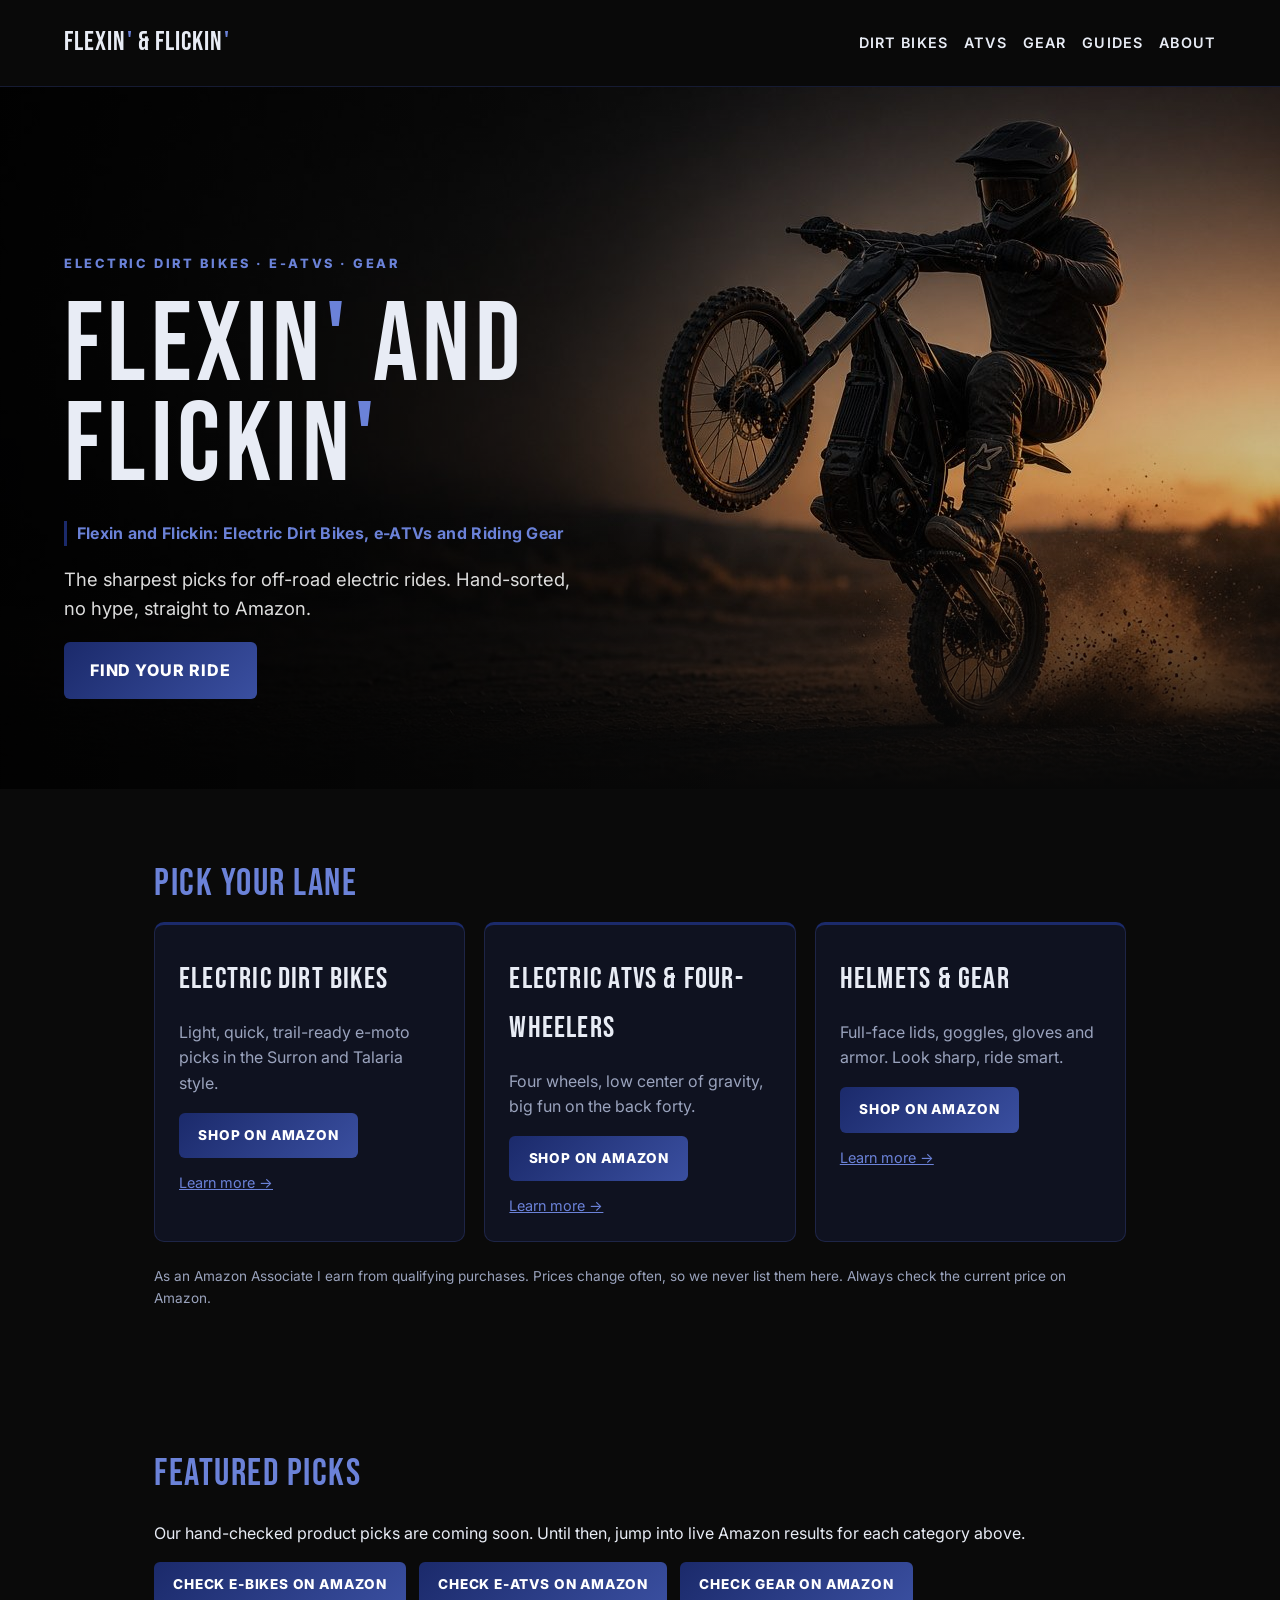
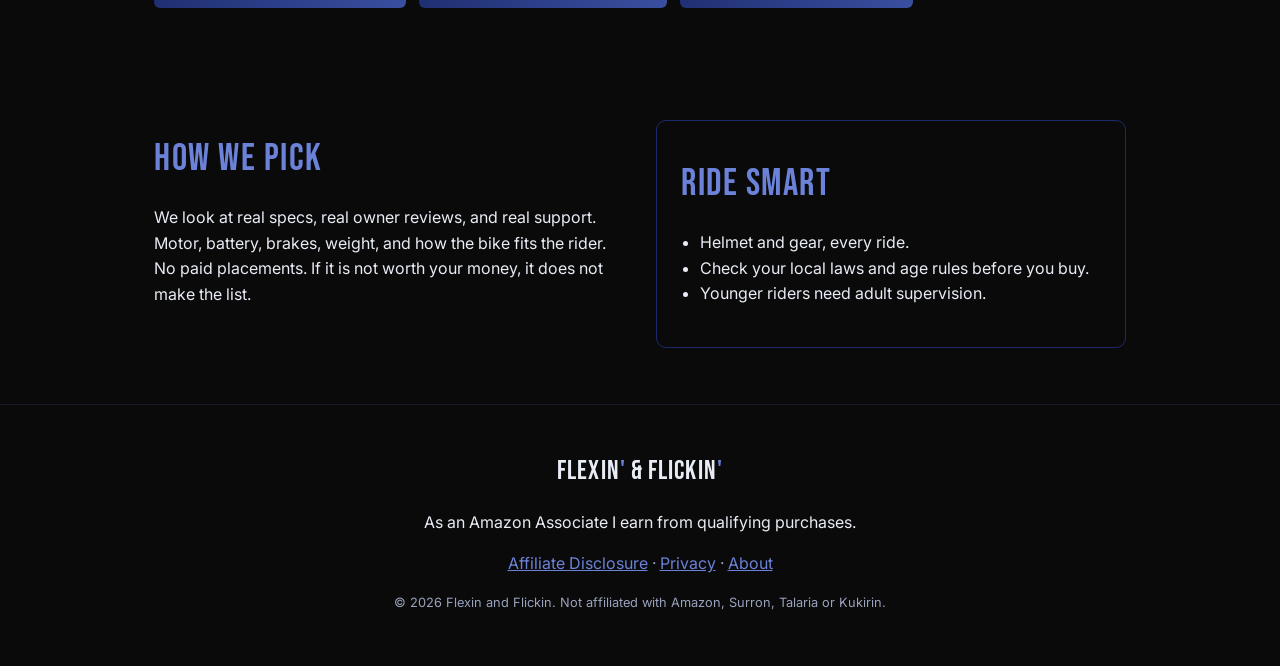
<file: index.html>
<!doctype html><html lang="en"><head><meta charset="utf-8"><meta name="viewport" content="width=device-width,initial-scale=1"><title>Flexin and Flickin: Electric Dirt Bikes, e-ATVs and Riding Gear</title><meta name="description" content="Flexin' and Flickin'. The sharpest picks for off-road electric dirt bikes, electric ATVs and riding gear."><meta property="og:title" content="Flexin and Flickin: Electric Dirt Bikes, e-ATVs and Riding Gear"><meta property="og:description" content="Flexin' and Flickin'. The sharpest picks for off-road electric dirt bikes, electric ATVs and riding gear."><meta property="og:image" content="https://flexinandflickin.com/img/og.jpg"><meta name="twitter:card" content="summary_large_image"><link rel="icon" href="./img/favicon.svg"><link rel="preconnect" href="https://fonts.googleapis.com"><link rel="preconnect" href="https://fonts.gstatic.com" crossorigin><link href="https://fonts.googleapis.com/css2?family=Bebas+Neue&family=Inter:wght@400;600;800&display=swap" rel="stylesheet"><link rel="stylesheet" href="./style.css"></head><body><header class="top"><a class="logo" href="./">FLEXIN<span>'</span> &amp; FLICKIN<span>'</span></a><nav><a href="./electric-dirt-bikes/">Dirt Bikes</a><a href="./electric-atvs/">ATVs</a><a href="./gear/">Gear</a><a href="./guides/">Guides</a><a href="./about/">About</a></nav></header><main><section class="hero"><img src="./img/hero.jpg" srcset="./img/hero-960.jpg 960w, ./img/hero.jpg 1024w" sizes="100vw" alt="Rider in full gear pulling a wheelie on an electric dirt bike at golden hour" fetchpriority="high"><div class="hero-copy"><p class="kicker">Electric dirt bikes · e-ATVs · gear</p><h1>Flexin<span>'</span> and Flickin<span>'</span></h1><p class="tagline">Flexin and Flickin: Electric Dirt Bikes, e-ATVs and Riding Gear</p><p class="sub">The sharpest picks for off-road electric rides. Hand-sorted, no hype, straight to Amazon.</p><a class="btn big" href="#ride">Find your ride</a></div></section>
<section id="ride" class="wrap"><h2>Pick your lane</h2><div class="tiles"><article class="tile"><h3>Electric Dirt Bikes</h3><p>Light, quick, trail-ready e-moto picks in the Surron and Talaria style.</p><a class="btn" rel="sponsored nofollow noopener" target="_blank" href="https://www.amazon.com/s?k=electric+dirt+bike&tag=YOUR-TAG-20">Shop on Amazon</a><a class="more" href="./electric-dirt-bikes/">Learn more →</a></article><article class="tile"><h3>Electric ATVs &amp; Four-Wheelers</h3><p>Four wheels, low center of gravity, big fun on the back forty.</p><a class="btn" rel="sponsored nofollow noopener" target="_blank" href="https://www.amazon.com/s?k=electric+atv+quad&tag=YOUR-TAG-20">Shop on Amazon</a><a class="more" href="./electric-atvs/">Learn more →</a></article><article class="tile"><h3>Helmets &amp; Gear</h3><p>Full-face lids, goggles, gloves and armor. Look sharp, ride smart.</p><a class="btn" rel="sponsored nofollow noopener" target="_blank" href="https://www.amazon.com/s?k=dirt+bike+full+face+helmet&tag=YOUR-TAG-20">Shop on Amazon</a><a class="more" href="./gear/">Learn more →</a></article></div><p class="disc-inline">As an Amazon Associate I earn from qualifying purchases. Prices change often, so we never list them here. Always check the current price on Amazon.</p></section>
<section class="wrap feat"><h2>Featured picks</h2><p>Our hand-checked product picks are coming soon. Until then, jump into live Amazon results for each category above.</p><div class="row"><a class="btn" rel="sponsored nofollow noopener" target="_blank" href="https://www.amazon.com/s?k=electric+dirt+bike&tag=YOUR-TAG-20">Check e-bikes on Amazon</a><a class="btn" rel="sponsored nofollow noopener" target="_blank" href="https://www.amazon.com/s?k=electric+atv&tag=YOUR-TAG-20">Check e-ATVs on Amazon</a><a class="btn" rel="sponsored nofollow noopener" target="_blank" href="https://www.amazon.com/s?k=motocross+goggles+gloves&tag=YOUR-TAG-20">Check gear on Amazon</a></div></section>
<section class="wrap split"><div><h2>How we pick</h2><p>We look at real specs, real owner reviews, and real support. Motor, battery, brakes, weight, and how the bike fits the rider. No paid placements. If it is not worth your money, it does not make the list.</p></div><div class="safety"><h2>Ride smart</h2><ul><li>Helmet and gear, every ride.</li><li>Check your local laws and age rules before you buy.</li><li>Younger riders need adult supervision.</li></ul></div></section></main><footer><div class="logo">FLEXIN<span>'</span> &amp; FLICKIN<span>'</span></div><p class="disc">As an Amazon Associate I earn from qualifying purchases.</p><p><a href="./affiliate-disclosure/">Affiliate Disclosure</a> · <a href="./privacy/">Privacy</a> · <a href="./about/">About</a></p><p class="small">© 2026 Flexin and Flickin. Not affiliated with Amazon, Surron, Talaria or Kukirin.</p></footer></body></html>
</file>
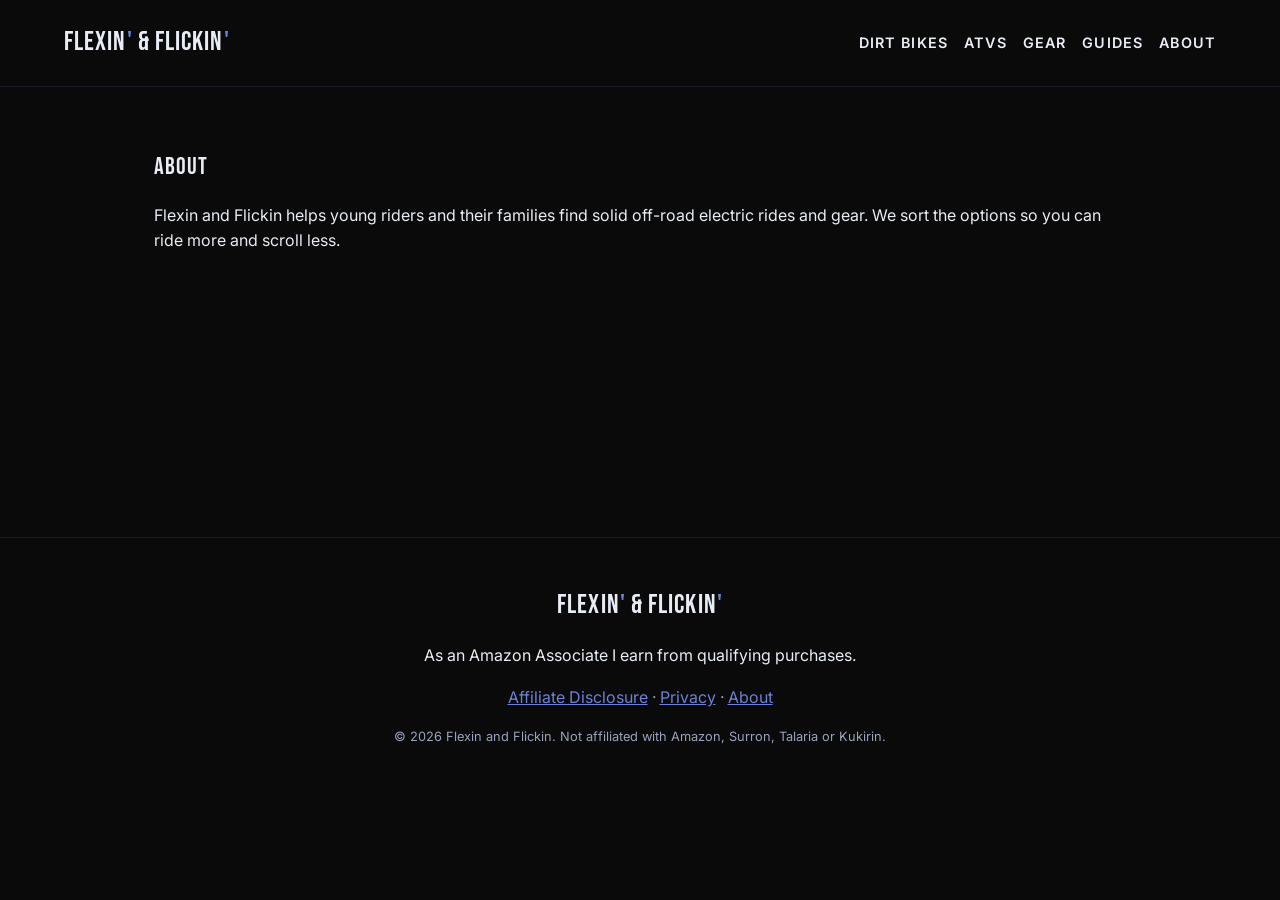
<file: about/index.html>
<!doctype html><html lang="en"><head><meta charset="utf-8"><meta name="viewport" content="width=device-width,initial-scale=1"><title>About | Flexin and Flickin: Electric Dirt Bikes, e-ATVs and Riding Gear</title><meta name="description" content="About"><meta property="og:title" content="About | Flexin and Flickin: Electric Dirt Bikes, e-ATVs and Riding Gear"><meta property="og:description" content="About"><meta property="og:image" content="https://flexinandflickin.com/img/og.jpg"><meta name="twitter:card" content="summary_large_image"><link rel="icon" href="../img/favicon.svg"><link rel="preconnect" href="https://fonts.googleapis.com"><link rel="preconnect" href="https://fonts.gstatic.com" crossorigin><link href="https://fonts.googleapis.com/css2?family=Bebas+Neue&family=Inter:wght@400;600;800&display=swap" rel="stylesheet"><link rel="stylesheet" href="../style.css"></head><body><header class="top"><a class="logo" href="../">FLEXIN<span>'</span> &amp; FLICKIN<span>'</span></a><nav><a href="../electric-dirt-bikes/">Dirt Bikes</a><a href="../electric-atvs/">ATVs</a><a href="../gear/">Gear</a><a href="../guides/">Guides</a><a href="../about/">About</a></nav></header><main><section class="wrap pagehead"><h1>About</h1><p>Flexin and Flickin helps young riders and their families find solid off-road electric rides and gear. We sort the options so you can ride more and scroll less.</p></section></main><footer><div class="logo">FLEXIN<span>'</span> &amp; FLICKIN<span>'</span></div><p class="disc">As an Amazon Associate I earn from qualifying purchases.</p><p><a href="../affiliate-disclosure/">Affiliate Disclosure</a> · <a href="../privacy/">Privacy</a> · <a href="../about/">About</a></p><p class="small">© 2026 Flexin and Flickin. Not affiliated with Amazon, Surron, Talaria or Kukirin.</p></footer></body></html>
</file>
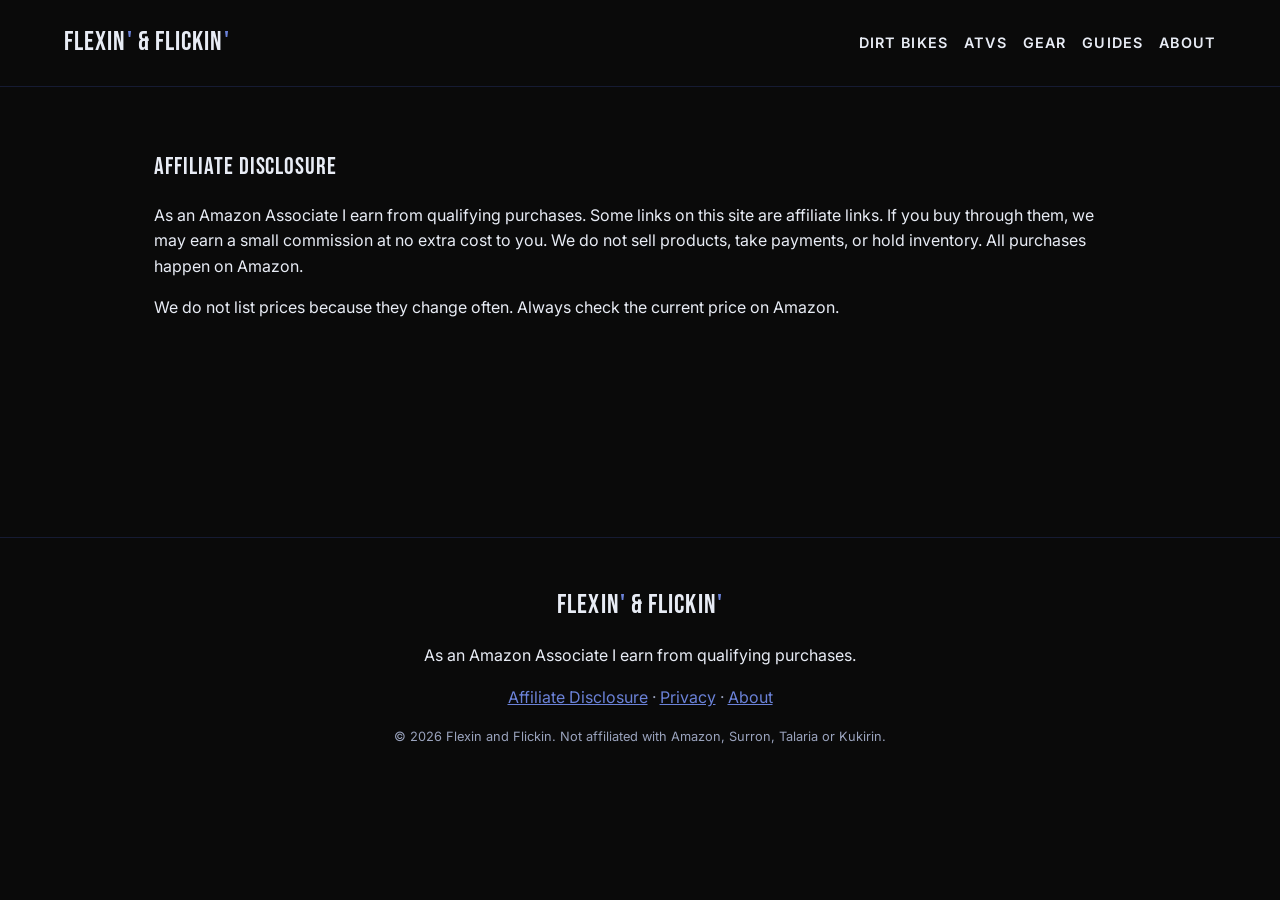
<file: affiliate-disclosure/index.html>
<!doctype html><html lang="en"><head><meta charset="utf-8"><meta name="viewport" content="width=device-width,initial-scale=1"><title>Affiliate Disclosure | Flexin and Flickin: Electric Dirt Bikes, e-ATVs and Riding Gear</title><meta name="description" content="Affiliate Disclosure"><meta property="og:title" content="Affiliate Disclosure | Flexin and Flickin: Electric Dirt Bikes, e-ATVs and Riding Gear"><meta property="og:description" content="Affiliate Disclosure"><meta property="og:image" content="https://flexinandflickin.com/img/og.jpg"><meta name="twitter:card" content="summary_large_image"><link rel="icon" href="../img/favicon.svg"><link rel="preconnect" href="https://fonts.googleapis.com"><link rel="preconnect" href="https://fonts.gstatic.com" crossorigin><link href="https://fonts.googleapis.com/css2?family=Bebas+Neue&family=Inter:wght@400;600;800&display=swap" rel="stylesheet"><link rel="stylesheet" href="../style.css"></head><body><header class="top"><a class="logo" href="../">FLEXIN<span>'</span> &amp; FLICKIN<span>'</span></a><nav><a href="../electric-dirt-bikes/">Dirt Bikes</a><a href="../electric-atvs/">ATVs</a><a href="../gear/">Gear</a><a href="../guides/">Guides</a><a href="../about/">About</a></nav></header><main><section class="wrap pagehead"><h1>Affiliate Disclosure</h1><p>As an Amazon Associate I earn from qualifying purchases. Some links on this site are affiliate links. If you buy through them, we may earn a small commission at no extra cost to you. We do not sell products, take payments, or hold inventory. All purchases happen on Amazon.</p><p>We do not list prices because they change often. Always check the current price on Amazon.</p></section></main><footer><div class="logo">FLEXIN<span>'</span> &amp; FLICKIN<span>'</span></div><p class="disc">As an Amazon Associate I earn from qualifying purchases.</p><p><a href="../affiliate-disclosure/">Affiliate Disclosure</a> · <a href="../privacy/">Privacy</a> · <a href="../about/">About</a></p><p class="small">© 2026 Flexin and Flickin. Not affiliated with Amazon, Surron, Talaria or Kukirin.</p></footer></body></html>
</file>
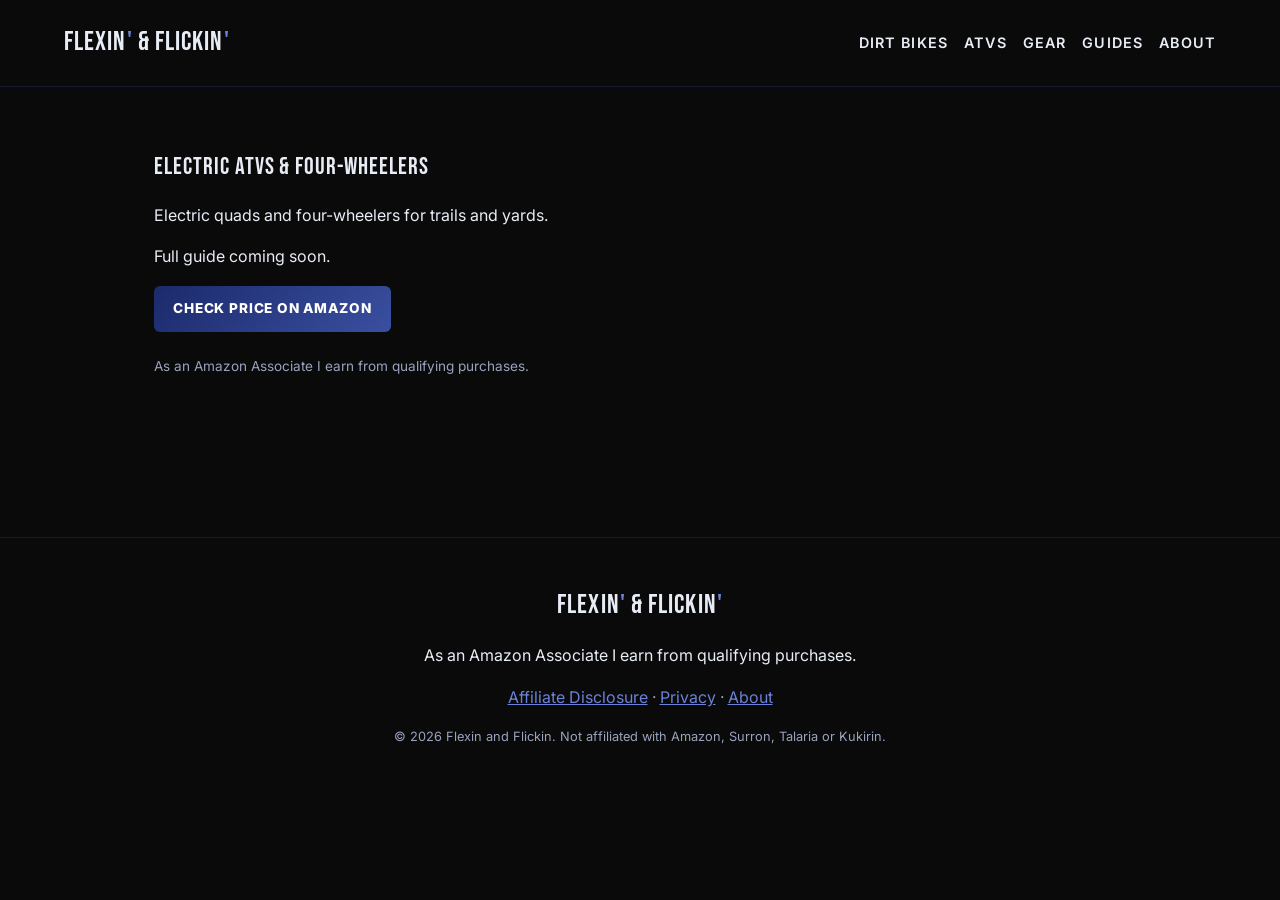
<file: electric-atvs/index.html>
<!doctype html><html lang="en"><head><meta charset="utf-8"><meta name="viewport" content="width=device-width,initial-scale=1"><title>Electric ATVs &amp; Four-Wheelers | Flexin and Flickin: Electric Dirt Bikes, e-ATVs and Riding Gear</title><meta name="description" content="Electric quads and four-wheelers for trails and yards."><meta property="og:title" content="Electric ATVs &amp; Four-Wheelers | Flexin and Flickin: Electric Dirt Bikes, e-ATVs and Riding Gear"><meta property="og:description" content="Electric quads and four-wheelers for trails and yards."><meta property="og:image" content="https://flexinandflickin.com/img/og.jpg"><meta name="twitter:card" content="summary_large_image"><link rel="icon" href="../img/favicon.svg"><link rel="preconnect" href="https://fonts.googleapis.com"><link rel="preconnect" href="https://fonts.gstatic.com" crossorigin><link href="https://fonts.googleapis.com/css2?family=Bebas+Neue&family=Inter:wght@400;600;800&display=swap" rel="stylesheet"><link rel="stylesheet" href="../style.css"></head><body><header class="top"><a class="logo" href="../">FLEXIN<span>'</span> &amp; FLICKIN<span>'</span></a><nav><a href="../electric-dirt-bikes/">Dirt Bikes</a><a href="../electric-atvs/">ATVs</a><a href="../gear/">Gear</a><a href="../guides/">Guides</a><a href="../about/">About</a></nav></header><main><section class="wrap pagehead"><h1>Electric ATVs &amp; Four-Wheelers</h1><p>Electric quads and four-wheelers for trails and yards.</p><p>Full guide coming soon.</p><a class="btn" rel="sponsored nofollow noopener" target="_blank" href="https://www.amazon.com/s?k=electric+atv+quad&tag=YOUR-TAG-20">Check price on Amazon</a><p class="disc-inline">As an Amazon Associate I earn from qualifying purchases.</p></section></main><footer><div class="logo">FLEXIN<span>'</span> &amp; FLICKIN<span>'</span></div><p class="disc">As an Amazon Associate I earn from qualifying purchases.</p><p><a href="../affiliate-disclosure/">Affiliate Disclosure</a> · <a href="../privacy/">Privacy</a> · <a href="../about/">About</a></p><p class="small">© 2026 Flexin and Flickin. Not affiliated with Amazon, Surron, Talaria or Kukirin.</p></footer></body></html>
</file>
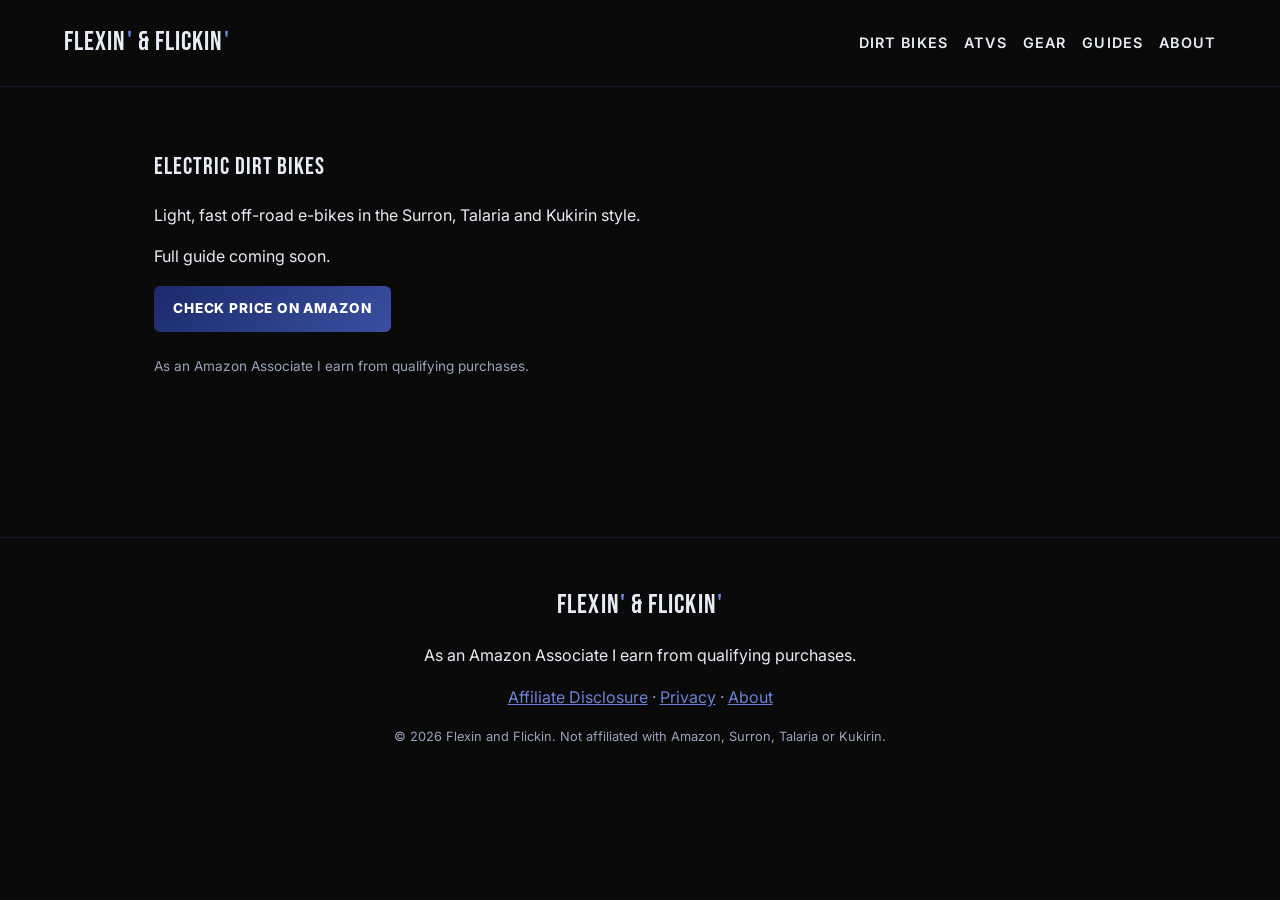
<file: electric-dirt-bikes/index.html>
<!doctype html><html lang="en"><head><meta charset="utf-8"><meta name="viewport" content="width=device-width,initial-scale=1"><title>Electric Dirt Bikes | Flexin and Flickin: Electric Dirt Bikes, e-ATVs and Riding Gear</title><meta name="description" content="Light, fast off-road e-bikes in the Surron, Talaria and Kukirin style."><meta property="og:title" content="Electric Dirt Bikes | Flexin and Flickin: Electric Dirt Bikes, e-ATVs and Riding Gear"><meta property="og:description" content="Light, fast off-road e-bikes in the Surron, Talaria and Kukirin style."><meta property="og:image" content="https://flexinandflickin.com/img/og.jpg"><meta name="twitter:card" content="summary_large_image"><link rel="icon" href="../img/favicon.svg"><link rel="preconnect" href="https://fonts.googleapis.com"><link rel="preconnect" href="https://fonts.gstatic.com" crossorigin><link href="https://fonts.googleapis.com/css2?family=Bebas+Neue&family=Inter:wght@400;600;800&display=swap" rel="stylesheet"><link rel="stylesheet" href="../style.css"></head><body><header class="top"><a class="logo" href="../">FLEXIN<span>'</span> &amp; FLICKIN<span>'</span></a><nav><a href="../electric-dirt-bikes/">Dirt Bikes</a><a href="../electric-atvs/">ATVs</a><a href="../gear/">Gear</a><a href="../guides/">Guides</a><a href="../about/">About</a></nav></header><main><section class="wrap pagehead"><h1>Electric Dirt Bikes</h1><p>Light, fast off-road e-bikes in the Surron, Talaria and Kukirin style.</p><p>Full guide coming soon.</p><a class="btn" rel="sponsored nofollow noopener" target="_blank" href="https://www.amazon.com/s?k=electric+dirt+bike&tag=YOUR-TAG-20">Check price on Amazon</a><p class="disc-inline">As an Amazon Associate I earn from qualifying purchases.</p></section></main><footer><div class="logo">FLEXIN<span>'</span> &amp; FLICKIN<span>'</span></div><p class="disc">As an Amazon Associate I earn from qualifying purchases.</p><p><a href="../affiliate-disclosure/">Affiliate Disclosure</a> · <a href="../privacy/">Privacy</a> · <a href="../about/">About</a></p><p class="small">© 2026 Flexin and Flickin. Not affiliated with Amazon, Surron, Talaria or Kukirin.</p></footer></body></html>
</file>
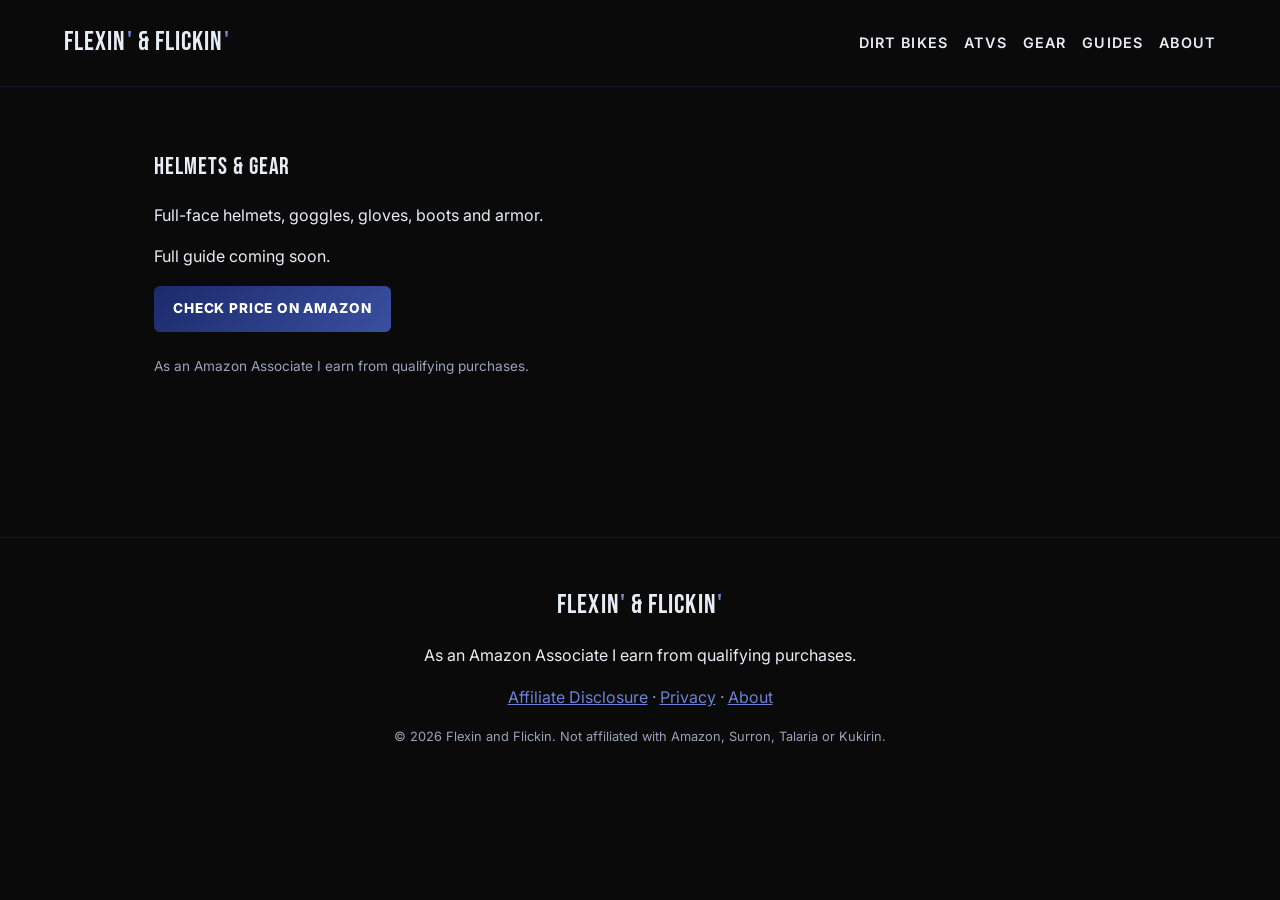
<file: gear/index.html>
<!doctype html><html lang="en"><head><meta charset="utf-8"><meta name="viewport" content="width=device-width,initial-scale=1"><title>Helmets &amp; Gear | Flexin and Flickin: Electric Dirt Bikes, e-ATVs and Riding Gear</title><meta name="description" content="Full-face helmets, goggles, gloves, boots and armor."><meta property="og:title" content="Helmets &amp; Gear | Flexin and Flickin: Electric Dirt Bikes, e-ATVs and Riding Gear"><meta property="og:description" content="Full-face helmets, goggles, gloves, boots and armor."><meta property="og:image" content="https://flexinandflickin.com/img/og.jpg"><meta name="twitter:card" content="summary_large_image"><link rel="icon" href="../img/favicon.svg"><link rel="preconnect" href="https://fonts.googleapis.com"><link rel="preconnect" href="https://fonts.gstatic.com" crossorigin><link href="https://fonts.googleapis.com/css2?family=Bebas+Neue&family=Inter:wght@400;600;800&display=swap" rel="stylesheet"><link rel="stylesheet" href="../style.css"></head><body><header class="top"><a class="logo" href="../">FLEXIN<span>'</span> &amp; FLICKIN<span>'</span></a><nav><a href="../electric-dirt-bikes/">Dirt Bikes</a><a href="../electric-atvs/">ATVs</a><a href="../gear/">Gear</a><a href="../guides/">Guides</a><a href="../about/">About</a></nav></header><main><section class="wrap pagehead"><h1>Helmets &amp; Gear</h1><p>Full-face helmets, goggles, gloves, boots and armor.</p><p>Full guide coming soon.</p><a class="btn" rel="sponsored nofollow noopener" target="_blank" href="https://www.amazon.com/s?k=dirt+bike+full+face+helmet&tag=YOUR-TAG-20">Check price on Amazon</a><p class="disc-inline">As an Amazon Associate I earn from qualifying purchases.</p></section></main><footer><div class="logo">FLEXIN<span>'</span> &amp; FLICKIN<span>'</span></div><p class="disc">As an Amazon Associate I earn from qualifying purchases.</p><p><a href="../affiliate-disclosure/">Affiliate Disclosure</a> · <a href="../privacy/">Privacy</a> · <a href="../about/">About</a></p><p class="small">© 2026 Flexin and Flickin. Not affiliated with Amazon, Surron, Talaria or Kukirin.</p></footer></body></html>
</file>
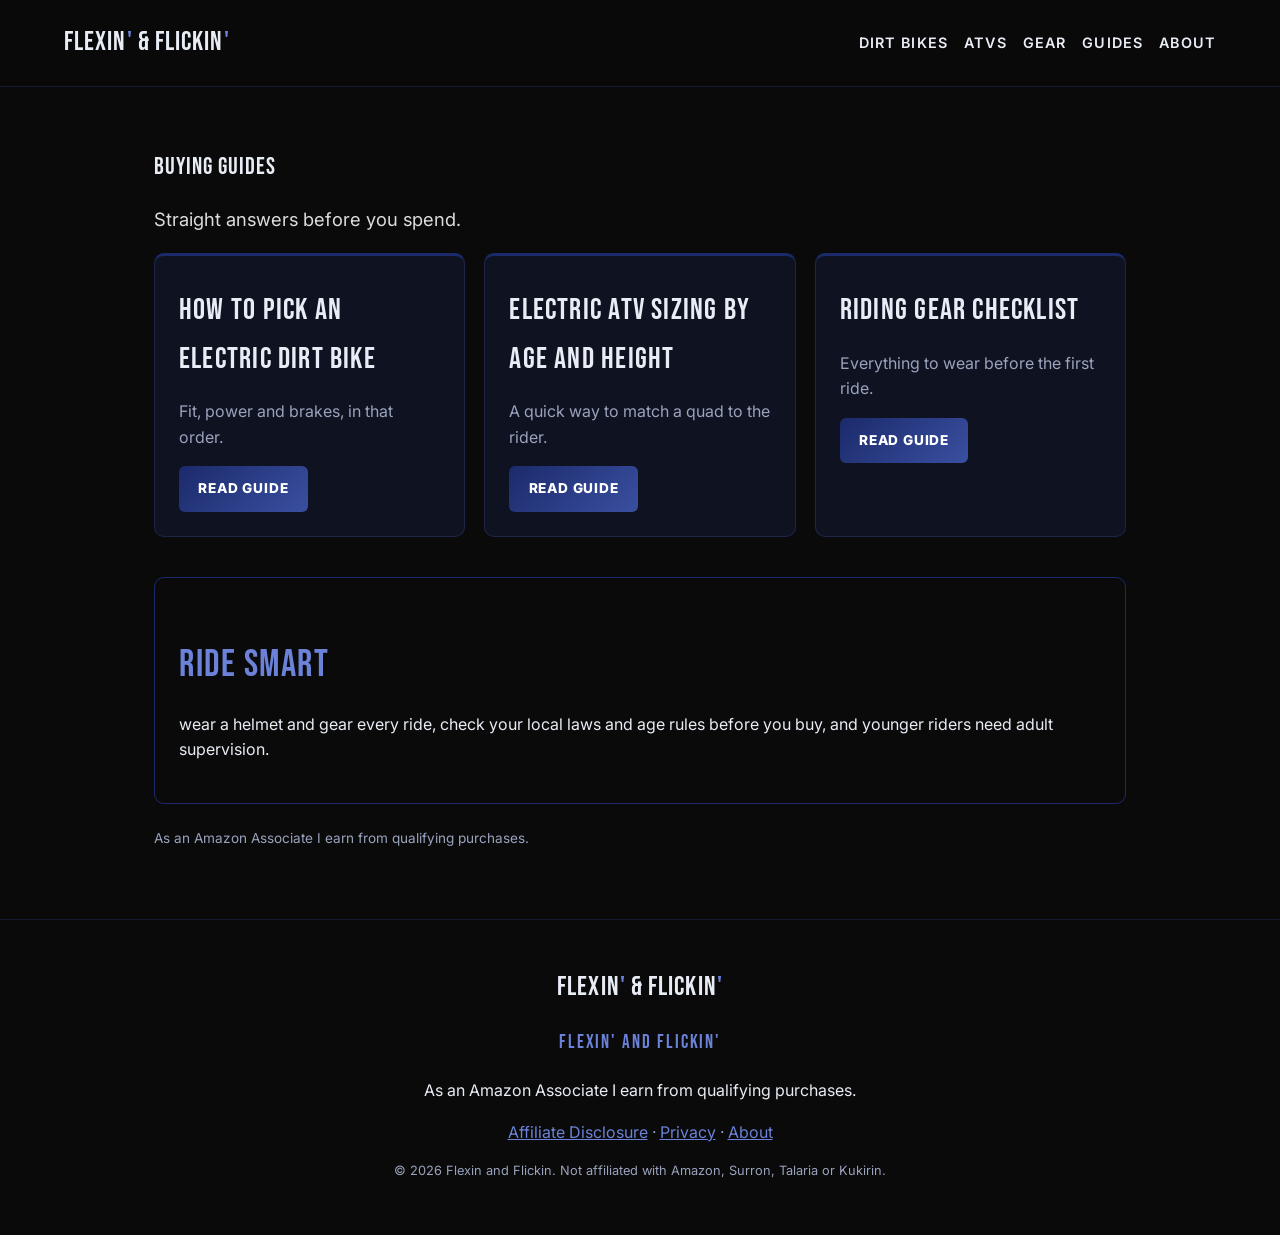
<file: guides/index.html>
<!doctype html><html lang="en"><head><meta charset="utf-8"><meta name="viewport" content="width=device-width,initial-scale=1"><title>Buying Guides | Flexin and Flickin: Electric Dirt Bikes, e-ATVs and Riding Gear</title><meta name="description" content="Straight answers before you spend."><link rel="canonical" href="https://flexinandflickin.com/guides/"><meta property="og:title" content="Buying Guides | Flexin and Flickin: Electric Dirt Bikes, e-ATVs and Riding Gear"><meta property="og:description" content="Straight answers before you spend."><meta property="og:image" content="https://flexinandflickin.com/img/og.jpg"><meta name="twitter:card" content="summary_large_image"><link rel="icon" href="../img/favicon.svg"><link rel="icon" sizes="32x32" href="../img/favicon-32.png"><link rel="apple-touch-icon" href="../img/apple-touch-icon.png"><link rel="preconnect" href="https://fonts.googleapis.com"><link rel="preconnect" href="https://fonts.gstatic.com" crossorigin><link href="https://fonts.googleapis.com/css2?family=Bebas+Neue&family=Inter:wght@400;600;800&display=swap" rel="stylesheet"><link rel="stylesheet" href="../style.css"></head><body><header class="top"><a class="logo" href="../">FLEXIN<span>'</span> &amp; FLICKIN<span>'</span></a><nav><a href="../electric-dirt-bikes/">Dirt Bikes</a><a href="../electric-atvs/">ATVs</a><a href="../gear/">Gear</a><a href="../guides/">Guides</a><a href="../about/">About</a></nav></header><main><section class="wrap pagehead"><h1>Buying Guides</h1><p class="sub">Straight answers before you spend.</p><div class="tiles"><article class="tile"><h3>How to Pick an Electric Dirt Bike</h3><p>Fit, power and brakes, in that order.</p><a class="btn" href="../guides/e-dirt-bike/">Read guide</a></article><article class="tile"><h3>Electric ATV Sizing by Age and Height</h3><p>A quick way to match a quad to the rider.</p><a class="btn" href="../guides/e-atv-sizing/">Read guide</a></article><article class="tile"><h3>Riding Gear Checklist</h3><p>Everything to wear before the first ride.</p><a class="btn" href="../guides/gear-checklist/">Read guide</a></article></div><aside class="safety"><h2>Ride smart</h2><p>wear a helmet and gear every ride, check your local laws and age rules before you buy, and younger riders need adult supervision.</p></aside><p class="disc-inline">As an Amazon Associate I earn from qualifying purchases.</p></section></main><footer><div class="logo">FLEXIN<span>'</span> &amp; FLICKIN<span>'</span></div><p class="tag">Flexin' and Flickin'</p><p class="disc">As an Amazon Associate I earn from qualifying purchases.</p><p><a href="../affiliate-disclosure/">Affiliate Disclosure</a> · <a href="../privacy/">Privacy</a> · <a href="../about/">About</a></p><p class="small">© 2026 Flexin and Flickin. Not affiliated with Amazon, Surron, Talaria or Kukirin.</p></footer></body></html>
</file>
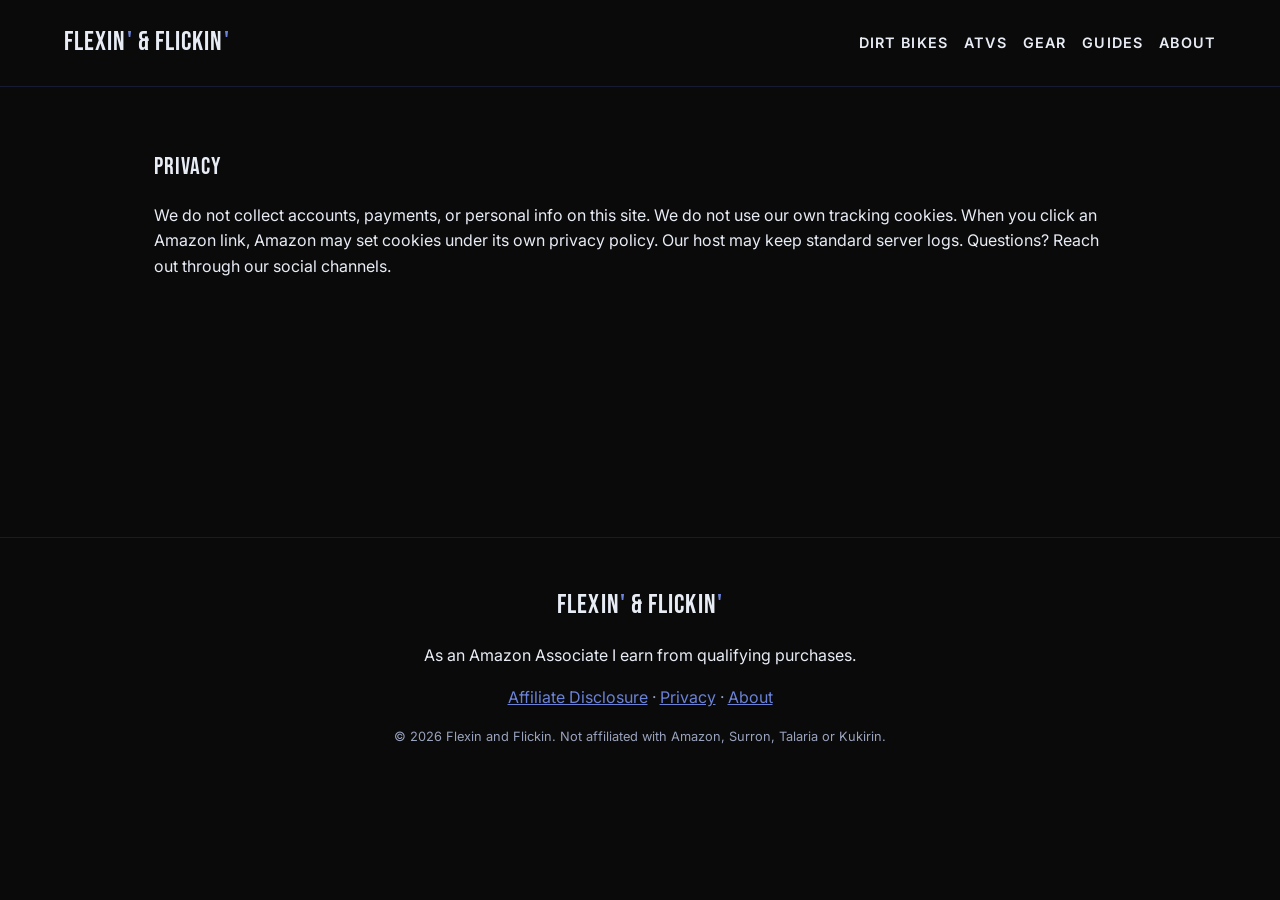
<file: privacy/index.html>
<!doctype html><html lang="en"><head><meta charset="utf-8"><meta name="viewport" content="width=device-width,initial-scale=1"><title>Privacy | Flexin and Flickin: Electric Dirt Bikes, e-ATVs and Riding Gear</title><meta name="description" content="Privacy"><meta property="og:title" content="Privacy | Flexin and Flickin: Electric Dirt Bikes, e-ATVs and Riding Gear"><meta property="og:description" content="Privacy"><meta property="og:image" content="https://flexinandflickin.com/img/og.jpg"><meta name="twitter:card" content="summary_large_image"><link rel="icon" href="../img/favicon.svg"><link rel="preconnect" href="https://fonts.googleapis.com"><link rel="preconnect" href="https://fonts.gstatic.com" crossorigin><link href="https://fonts.googleapis.com/css2?family=Bebas+Neue&family=Inter:wght@400;600;800&display=swap" rel="stylesheet"><link rel="stylesheet" href="../style.css"></head><body><header class="top"><a class="logo" href="../">FLEXIN<span>'</span> &amp; FLICKIN<span>'</span></a><nav><a href="../electric-dirt-bikes/">Dirt Bikes</a><a href="../electric-atvs/">ATVs</a><a href="../gear/">Gear</a><a href="../guides/">Guides</a><a href="../about/">About</a></nav></header><main><section class="wrap pagehead"><h1>Privacy</h1><p>We do not collect accounts, payments, or personal info on this site. We do not use our own tracking cookies. When you click an Amazon link, Amazon may set cookies under its own privacy policy. Our host may keep standard server logs. Questions? Reach out through our social channels.</p></section></main><footer><div class="logo">FLEXIN<span>'</span> &amp; FLICKIN<span>'</span></div><p class="disc">As an Amazon Associate I earn from qualifying purchases.</p><p><a href="../affiliate-disclosure/">Affiliate Disclosure</a> · <a href="../privacy/">Privacy</a> · <a href="../about/">About</a></p><p class="small">© 2026 Flexin and Flickin. Not affiliated with Amazon, Surron, Talaria or Kukirin.</p></footer></body></html>
</file>
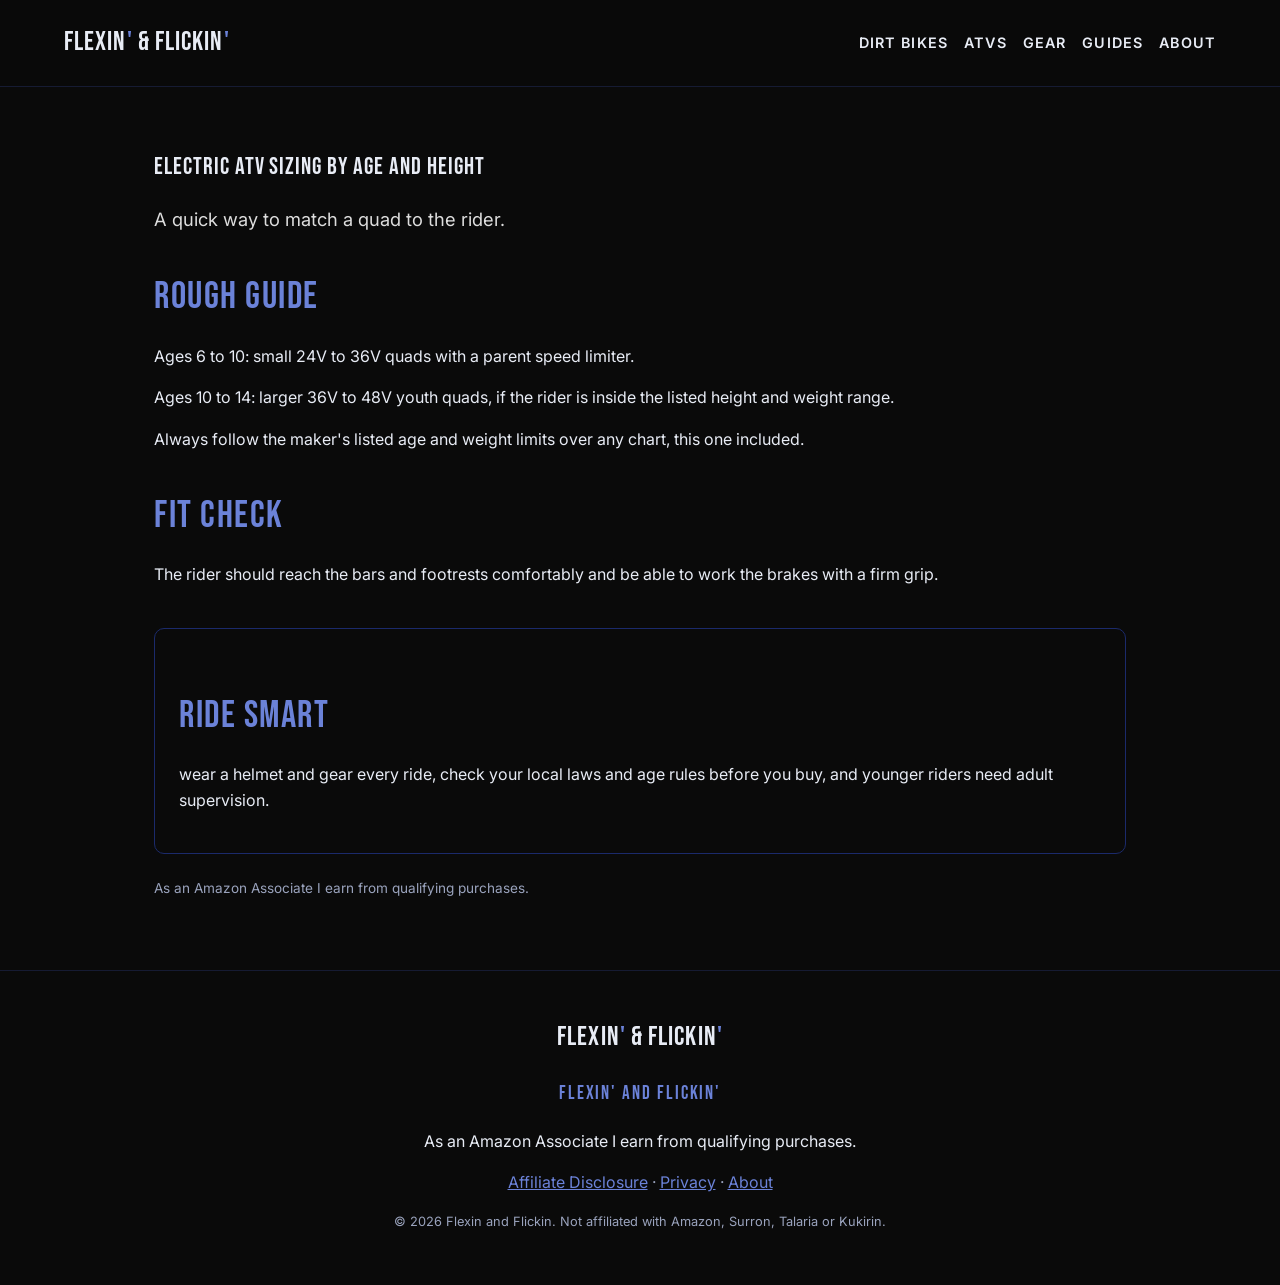
<file: guides/e-atv-sizing/index.html>
<!doctype html><html lang="en"><head><meta charset="utf-8"><meta name="viewport" content="width=device-width,initial-scale=1"><title>Electric ATV Sizing by Age and Height | Flexin and Flickin: Electric Dirt Bikes, e-ATVs and Riding Gear</title><meta name="description" content="A quick way to match a quad to the rider."><link rel="canonical" href="https://flexinandflickin.com/guides/e-atv-sizing/"><meta property="og:title" content="Electric ATV Sizing by Age and Height | Flexin and Flickin: Electric Dirt Bikes, e-ATVs and Riding Gear"><meta property="og:description" content="A quick way to match a quad to the rider."><meta property="og:image" content="https://flexinandflickin.com/img/og.jpg"><meta name="twitter:card" content="summary_large_image"><link rel="icon" href="../../img/favicon.svg"><link rel="icon" sizes="32x32" href="../../img/favicon-32.png"><link rel="apple-touch-icon" href="../../img/apple-touch-icon.png"><link rel="preconnect" href="https://fonts.googleapis.com"><link rel="preconnect" href="https://fonts.gstatic.com" crossorigin><link href="https://fonts.googleapis.com/css2?family=Bebas+Neue&family=Inter:wght@400;600;800&display=swap" rel="stylesheet"><link rel="stylesheet" href="../../style.css"></head><body><header class="top"><a class="logo" href="../../">FLEXIN<span>'</span> &amp; FLICKIN<span>'</span></a><nav><a href="../../electric-dirt-bikes/">Dirt Bikes</a><a href="../../electric-atvs/">ATVs</a><a href="../../gear/">Gear</a><a href="../../guides/">Guides</a><a href="../../about/">About</a></nav></header><main><section class="wrap pagehead"><h1>Electric ATV Sizing by Age and Height</h1><p class="sub">A quick way to match a quad to the rider.</p><h2>Rough guide</h2><p>Ages 6 to 10: small 24V to 36V quads with a parent speed limiter.</p><p>Ages 10 to 14: larger 36V to 48V youth quads, if the rider is inside the listed height and weight range.</p><p>Always follow the maker&#x27;s listed age and weight limits over any chart, this one included.</p><h2>Fit check</h2><p>The rider should reach the bars and footrests comfortably and be able to work the brakes with a firm grip.</p><aside class="safety"><h2>Ride smart</h2><p>wear a helmet and gear every ride, check your local laws and age rules before you buy, and younger riders need adult supervision.</p></aside><p class="disc-inline">As an Amazon Associate I earn from qualifying purchases.</p></section></main><footer><div class="logo">FLEXIN<span>'</span> &amp; FLICKIN<span>'</span></div><p class="tag">Flexin' and Flickin'</p><p class="disc">As an Amazon Associate I earn from qualifying purchases.</p><p><a href="../../affiliate-disclosure/">Affiliate Disclosure</a> · <a href="../../privacy/">Privacy</a> · <a href="../../about/">About</a></p><p class="small">© 2026 Flexin and Flickin. Not affiliated with Amazon, Surron, Talaria or Kukirin.</p></footer></body></html>
</file>
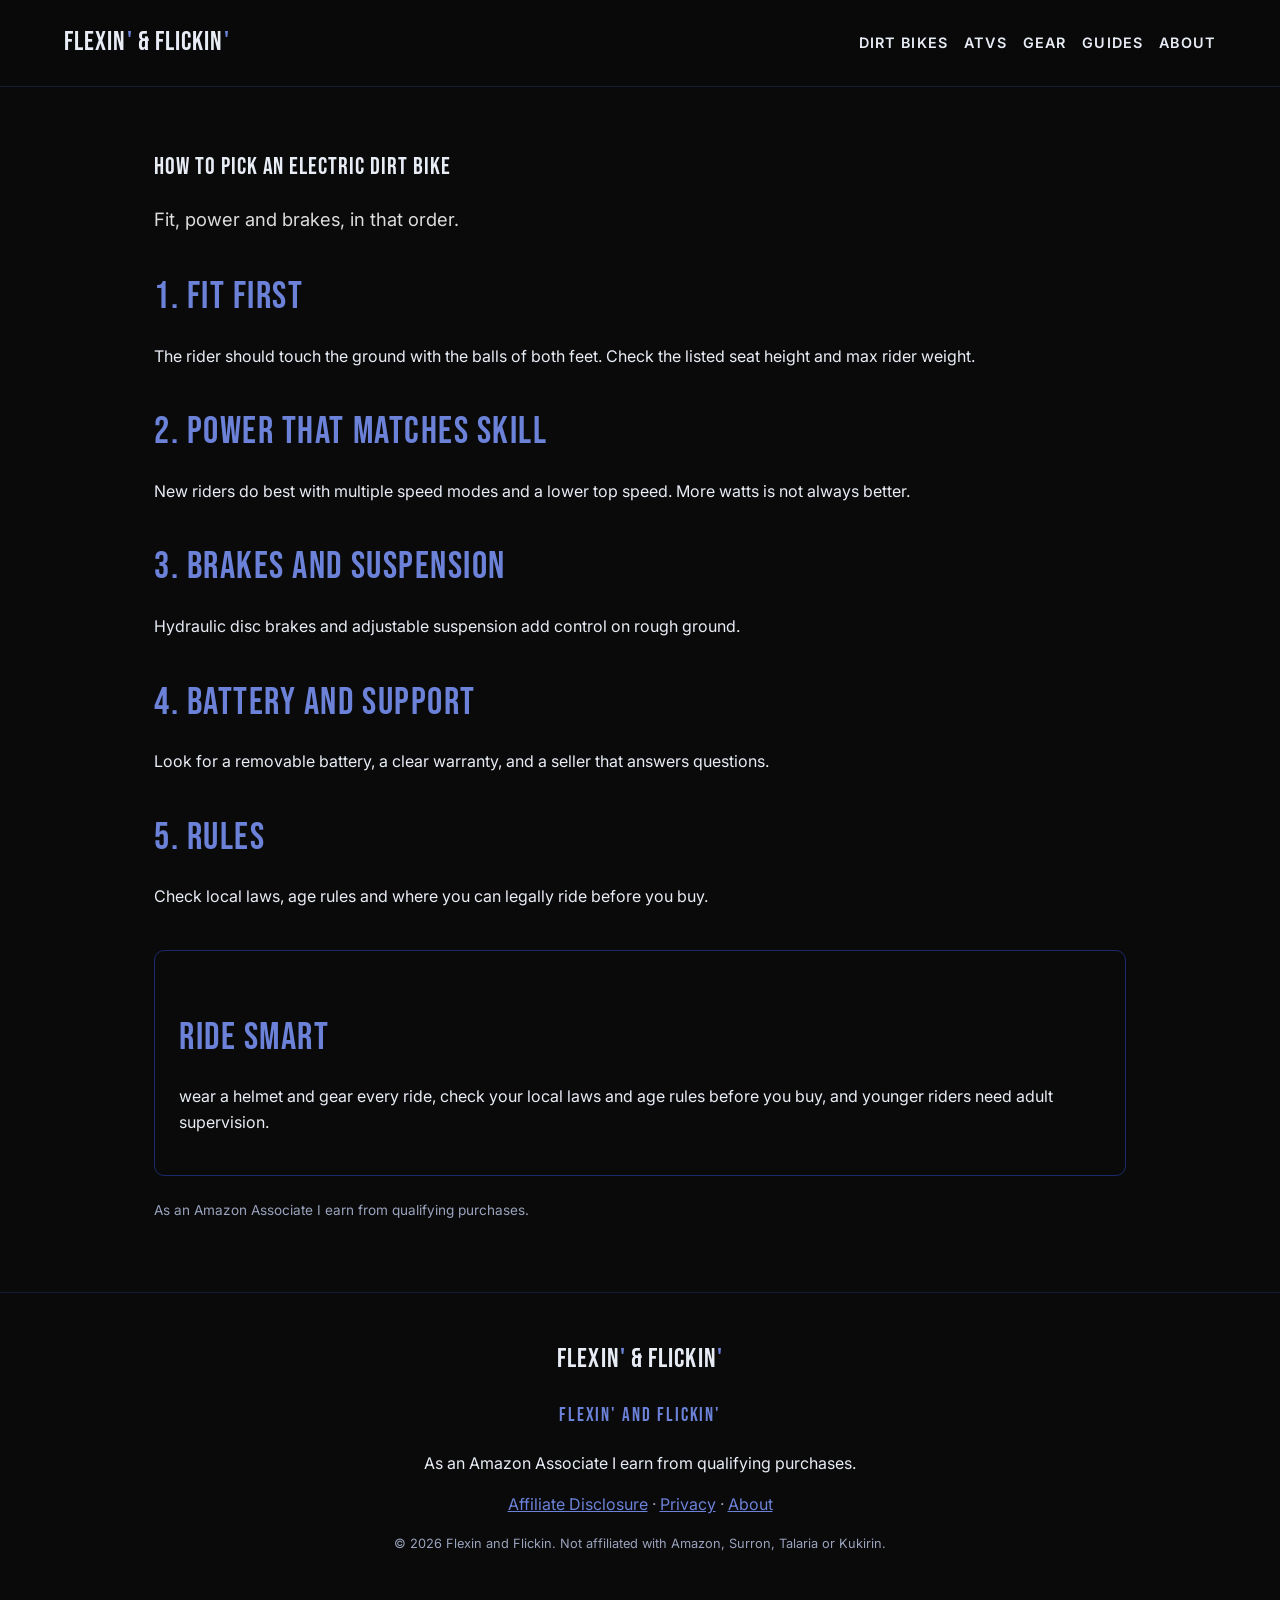
<file: guides/e-dirt-bike/index.html>
<!doctype html><html lang="en"><head><meta charset="utf-8"><meta name="viewport" content="width=device-width,initial-scale=1"><title>How to Pick an Electric Dirt Bike | Flexin and Flickin: Electric Dirt Bikes, e-ATVs and Riding Gear</title><meta name="description" content="Fit, power and brakes, in that order."><link rel="canonical" href="https://flexinandflickin.com/guides/e-dirt-bike/"><meta property="og:title" content="How to Pick an Electric Dirt Bike | Flexin and Flickin: Electric Dirt Bikes, e-ATVs and Riding Gear"><meta property="og:description" content="Fit, power and brakes, in that order."><meta property="og:image" content="https://flexinandflickin.com/img/og.jpg"><meta name="twitter:card" content="summary_large_image"><link rel="icon" href="../../img/favicon.svg"><link rel="icon" sizes="32x32" href="../../img/favicon-32.png"><link rel="apple-touch-icon" href="../../img/apple-touch-icon.png"><link rel="preconnect" href="https://fonts.googleapis.com"><link rel="preconnect" href="https://fonts.gstatic.com" crossorigin><link href="https://fonts.googleapis.com/css2?family=Bebas+Neue&family=Inter:wght@400;600;800&display=swap" rel="stylesheet"><link rel="stylesheet" href="../../style.css"></head><body><header class="top"><a class="logo" href="../../">FLEXIN<span>'</span> &amp; FLICKIN<span>'</span></a><nav><a href="../../electric-dirt-bikes/">Dirt Bikes</a><a href="../../electric-atvs/">ATVs</a><a href="../../gear/">Gear</a><a href="../../guides/">Guides</a><a href="../../about/">About</a></nav></header><main><section class="wrap pagehead"><h1>How to Pick an Electric Dirt Bike</h1><p class="sub">Fit, power and brakes, in that order.</p><h2>1. Fit first</h2><p>The rider should touch the ground with the balls of both feet. Check the listed seat height and max rider weight.</p><h2>2. Power that matches skill</h2><p>New riders do best with multiple speed modes and a lower top speed. More watts is not always better.</p><h2>3. Brakes and suspension</h2><p>Hydraulic disc brakes and adjustable suspension add control on rough ground.</p><h2>4. Battery and support</h2><p>Look for a removable battery, a clear warranty, and a seller that answers questions.</p><h2>5. Rules</h2><p>Check local laws, age rules and where you can legally ride before you buy.</p><aside class="safety"><h2>Ride smart</h2><p>wear a helmet and gear every ride, check your local laws and age rules before you buy, and younger riders need adult supervision.</p></aside><p class="disc-inline">As an Amazon Associate I earn from qualifying purchases.</p></section></main><footer><div class="logo">FLEXIN<span>'</span> &amp; FLICKIN<span>'</span></div><p class="tag">Flexin' and Flickin'</p><p class="disc">As an Amazon Associate I earn from qualifying purchases.</p><p><a href="../../affiliate-disclosure/">Affiliate Disclosure</a> · <a href="../../privacy/">Privacy</a> · <a href="../../about/">About</a></p><p class="small">© 2026 Flexin and Flickin. Not affiliated with Amazon, Surron, Talaria or Kukirin.</p></footer></body></html>
</file>
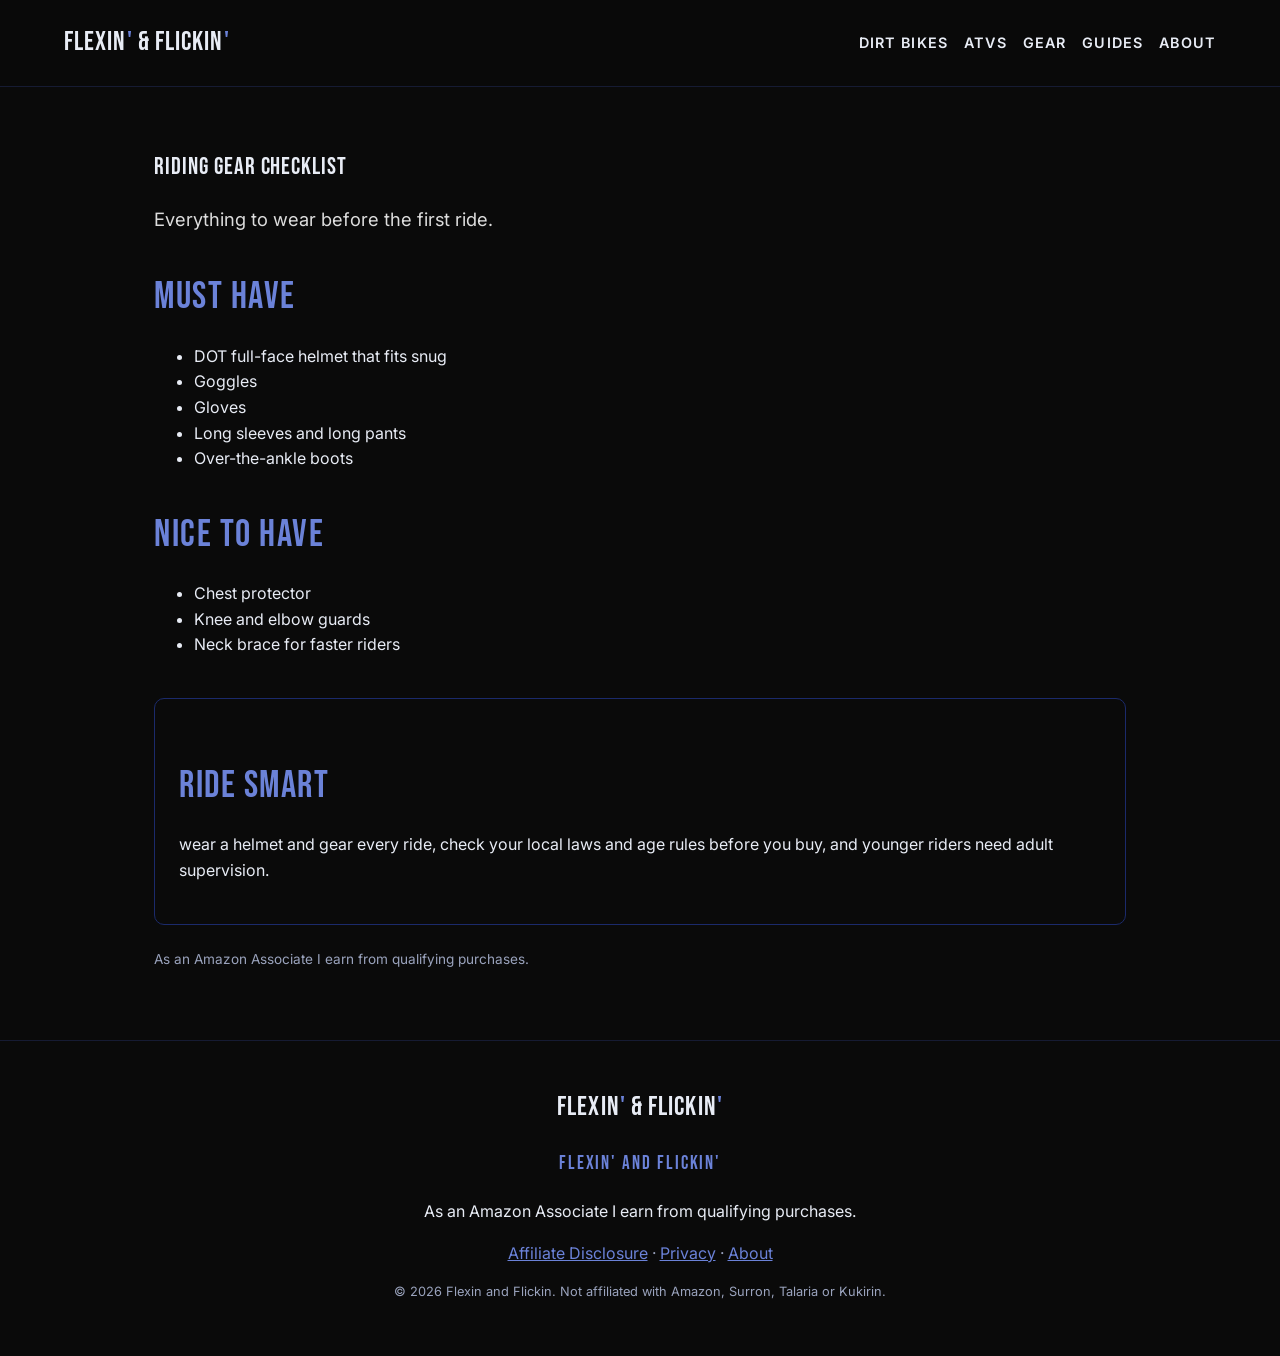
<file: guides/gear-checklist/index.html>
<!doctype html><html lang="en"><head><meta charset="utf-8"><meta name="viewport" content="width=device-width,initial-scale=1"><title>Riding Gear Checklist | Flexin and Flickin: Electric Dirt Bikes, e-ATVs and Riding Gear</title><meta name="description" content="Everything to wear before the first ride."><link rel="canonical" href="https://flexinandflickin.com/guides/gear-checklist/"><meta property="og:title" content="Riding Gear Checklist | Flexin and Flickin: Electric Dirt Bikes, e-ATVs and Riding Gear"><meta property="og:description" content="Everything to wear before the first ride."><meta property="og:image" content="https://flexinandflickin.com/img/og.jpg"><meta name="twitter:card" content="summary_large_image"><link rel="icon" href="../../img/favicon.svg"><link rel="icon" sizes="32x32" href="../../img/favicon-32.png"><link rel="apple-touch-icon" href="../../img/apple-touch-icon.png"><link rel="preconnect" href="https://fonts.googleapis.com"><link rel="preconnect" href="https://fonts.gstatic.com" crossorigin><link href="https://fonts.googleapis.com/css2?family=Bebas+Neue&family=Inter:wght@400;600;800&display=swap" rel="stylesheet"><link rel="stylesheet" href="../../style.css"></head><body><header class="top"><a class="logo" href="../../">FLEXIN<span>'</span> &amp; FLICKIN<span>'</span></a><nav><a href="../../electric-dirt-bikes/">Dirt Bikes</a><a href="../../electric-atvs/">ATVs</a><a href="../../gear/">Gear</a><a href="../../guides/">Guides</a><a href="../../about/">About</a></nav></header><main><section class="wrap pagehead"><h1>Riding Gear Checklist</h1><p class="sub">Everything to wear before the first ride.</p><h2>Must have</h2><ul><li>DOT full-face helmet that fits snug</li><li>Goggles</li><li>Gloves</li><li>Long sleeves and long pants</li><li>Over-the-ankle boots</li></ul><h2>Nice to have</h2><ul><li>Chest protector</li><li>Knee and elbow guards</li><li>Neck brace for faster riders</li></ul><aside class="safety"><h2>Ride smart</h2><p>wear a helmet and gear every ride, check your local laws and age rules before you buy, and younger riders need adult supervision.</p></aside><p class="disc-inline">As an Amazon Associate I earn from qualifying purchases.</p></section></main><footer><div class="logo">FLEXIN<span>'</span> &amp; FLICKIN<span>'</span></div><p class="tag">Flexin' and Flickin'</p><p class="disc">As an Amazon Associate I earn from qualifying purchases.</p><p><a href="../../affiliate-disclosure/">Affiliate Disclosure</a> · <a href="../../privacy/">Privacy</a> · <a href="../../about/">About</a></p><p class="small">© 2026 Flexin and Flickin. Not affiliated with Amazon, Surron, Talaria or Kukirin.</p></footer></body></html>
</file>
<file: style.css>
:root{--bk:#0a0a0a;--bk2:#0F1220;--cu:#1B2A6B;--cu2:#6B82D8;--tx:#E8ECF5;--mu:#9AA3BD}
*{box-sizing:border-box}body{margin:0;background:var(--bk);color:var(--tx);font:16px/1.6 Inter,system-ui,sans-serif}
a{color:var(--cu2)}h1,h2,h3,.logo{font-family:"Bebas Neue",Impact,sans-serif;letter-spacing:.04em;font-weight:400;margin:.2em 0}
.top{display:flex;flex-wrap:wrap;gap:.5rem 1.5rem;justify-content:space-between;align-items:center;padding:1rem 5vw;border-bottom:1px solid #161B33;position:sticky;top:0;background:rgba(10,10,10,.92);z-index:5}
.logo{font-size:1.7rem;color:var(--tx);text-decoration:none}.logo span,h1 span{color:var(--cu2)}
nav a{color:var(--tx);text-decoration:none;margin-left:1rem;font-weight:600;font-size:.9rem;text-transform:uppercase;letter-spacing:.08em}nav a:hover{color:var(--cu2)}
.hero{position:relative;min-height:min(78vh,760px);display:flex;align-items:flex-end;overflow:hidden}
.hero img{position:absolute;inset:0;width:100%;height:100%;object-fit:cover;object-position:65% center}
.hero:after{content:"";position:absolute;inset:0;background:linear-gradient(90deg,rgba(0,0,0,.85),rgba(0,0,0,.2) 60%),linear-gradient(0deg,var(--bk),transparent 40%)}
.hero-copy{position:relative;z-index:1;padding:0 5vw 10vh;max-width:640px}
.hero h1{font-size:clamp(3.2rem,11vw,7rem);line-height:.9}.kicker{color:var(--cu2);text-transform:uppercase;letter-spacing:.2em;font-size:.8rem;font-weight:800}.sub{font-size:1.15rem;color:#ddd}
.btn{display:inline-block;background:linear-gradient(135deg,var(--cu),#3A4FA0);color:#FFFFFF;font-weight:800;text-decoration:none;padding:.75rem 1.2rem;border-radius:6px;text-transform:uppercase;letter-spacing:.06em;font-size:.85rem}.btn:hover{filter:brightness(1.1)}.btn.big{padding:1rem 1.6rem;font-size:1rem}
.wrap{max-width:1100px;margin:0 auto;padding:3.5rem 5vw}h2{font-size:2.4rem;color:var(--cu2)}
.tiles{display:grid;gap:1.2rem;grid-template-columns:repeat(auto-fit,minmax(260px,1fr))}
.tile{background:var(--bk2);border:1px solid #1E2547;border-top:3px solid var(--cu);border-radius:10px;padding:1.5rem}.tile h3{font-size:1.9rem}.tile p{color:var(--mu)}.more{display:block;margin-top:.8rem;font-size:.9rem}
.row{display:flex;flex-wrap:wrap;gap:.8rem}.disc-inline{color:var(--mu);font-size:.85rem;margin-top:1.5rem}
.split{display:grid;gap:2rem;grid-template-columns:repeat(auto-fit,minmax(280px,1fr))}.safety{border:1px solid var(--cu);border-radius:10px;padding:1.5rem}.safety ul{padding-left:1.2rem}
.pagehead{min-height:50vh}footer{border-top:1px solid #161B33;padding:2.5rem 5vw;text-align:center;color:var(--mu)}.disc{color:var(--tx)}.small{font-size:.8rem}
@media(max-width:600px){nav a{margin:0 .8rem 0 0}.hero{min-height:88vh}}

.tagline{color:var(--cu2);font-weight:700;font-size:1rem;letter-spacing:.02em;margin:.4rem 0 .2rem;border-left:3px solid var(--cu);padding-left:.6rem}
.picks{display:grid;gap:1rem;grid-template-columns:repeat(auto-fit,minmax(240px,1fr));margin:1rem 0}.pick{background:var(--bk2);border:1px solid #1E2547;border-radius:10px;padding:1.1rem;display:flex;flex-direction:column;justify-content:space-between;gap:1rem}.pick h3{font-family:Inter,sans-serif;font-size:.95rem;font-weight:600;letter-spacing:0;line-height:1.4}.fh{color:var(--tx);font-size:1.6rem;margin-top:1.5rem}.pagehead h2{margin-top:2rem}.pagehead .safety{margin-top:2.5rem}.tag{font-family:"Bebas Neue",sans-serif;color:var(--cu2);letter-spacing:.1em;font-size:1.2rem}
</file>
